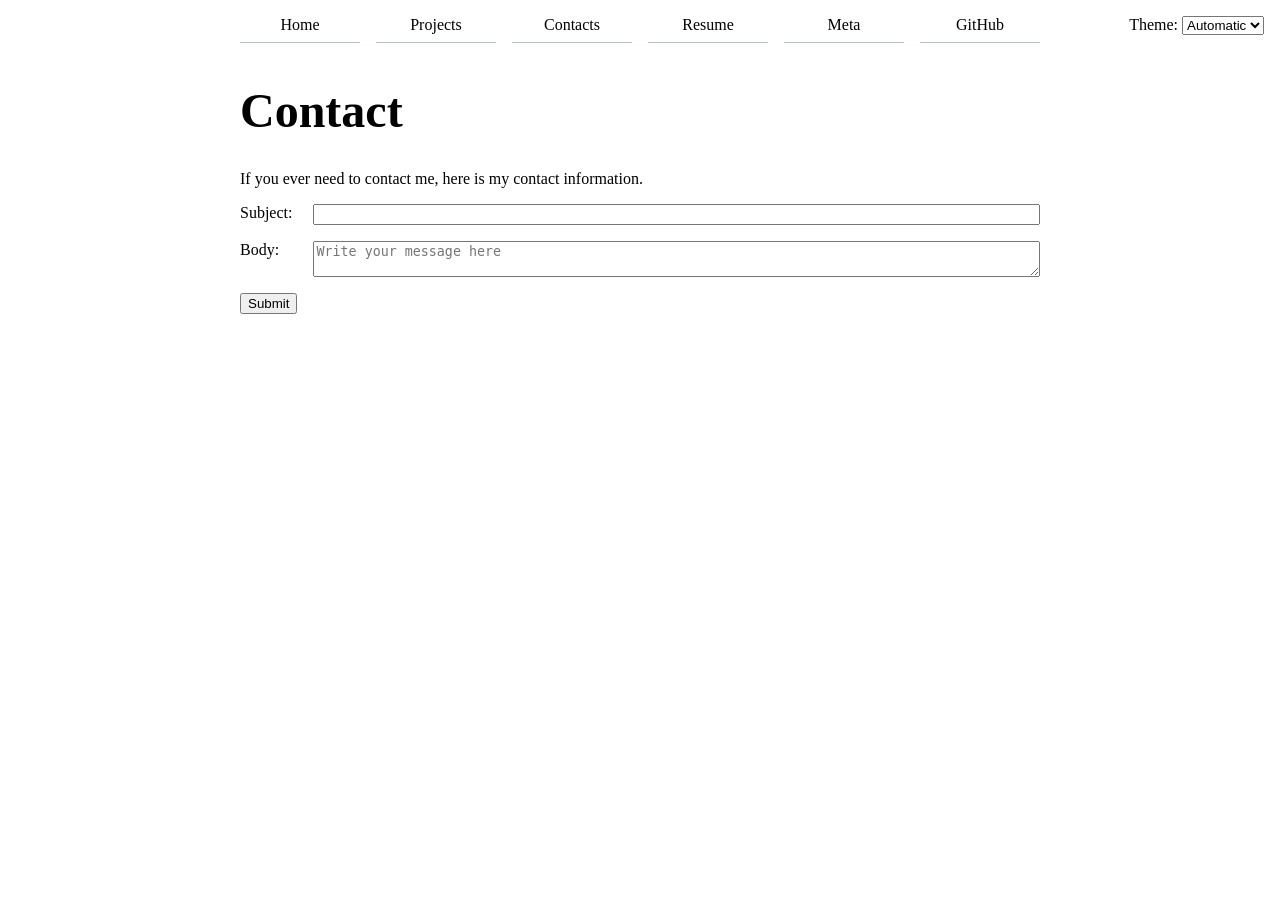
<file: contact/index.html>
<!DOCTYPE html>
<html lang="en">
<head>
    <meta charset="UTF-8">
    <meta name="viewport" content="width=device-width, initial-scale=1.0">
    <title>Contact</title>
    <link rel="stylesheet" href="../style.css">
    <script type="module" src="../global.js"></script>
</head>
<body>
    <!-- <nav class="navbar" display: flex>
        <a href="../index.html">Home</a>
        <a href="../projects/index.html">Projects</a>
        <a href="../contact/index.html">Contact</a>
        <a href="../resume/index.html">Resume</a>
        <a href="https://github.com/RocioSAguirre" target="_blank">GitHub</a>
    </nav> -->
    <h1>
        Contact
    </h1>
    <p>
        If you ever need to contact me, here is my contact information.
    </p>
    <form action="mailto:rociosa.network@gmail.com">
        <label for="subject">Subject:</label>
        <input id="subject" name="subject">

        <label for="body">Body:</label>
        <textarea id="body" name="body" placeholder="Write your message here"></textarea>
      
        <button>Submit</button>
    </form>
</body>
</html>
</file>
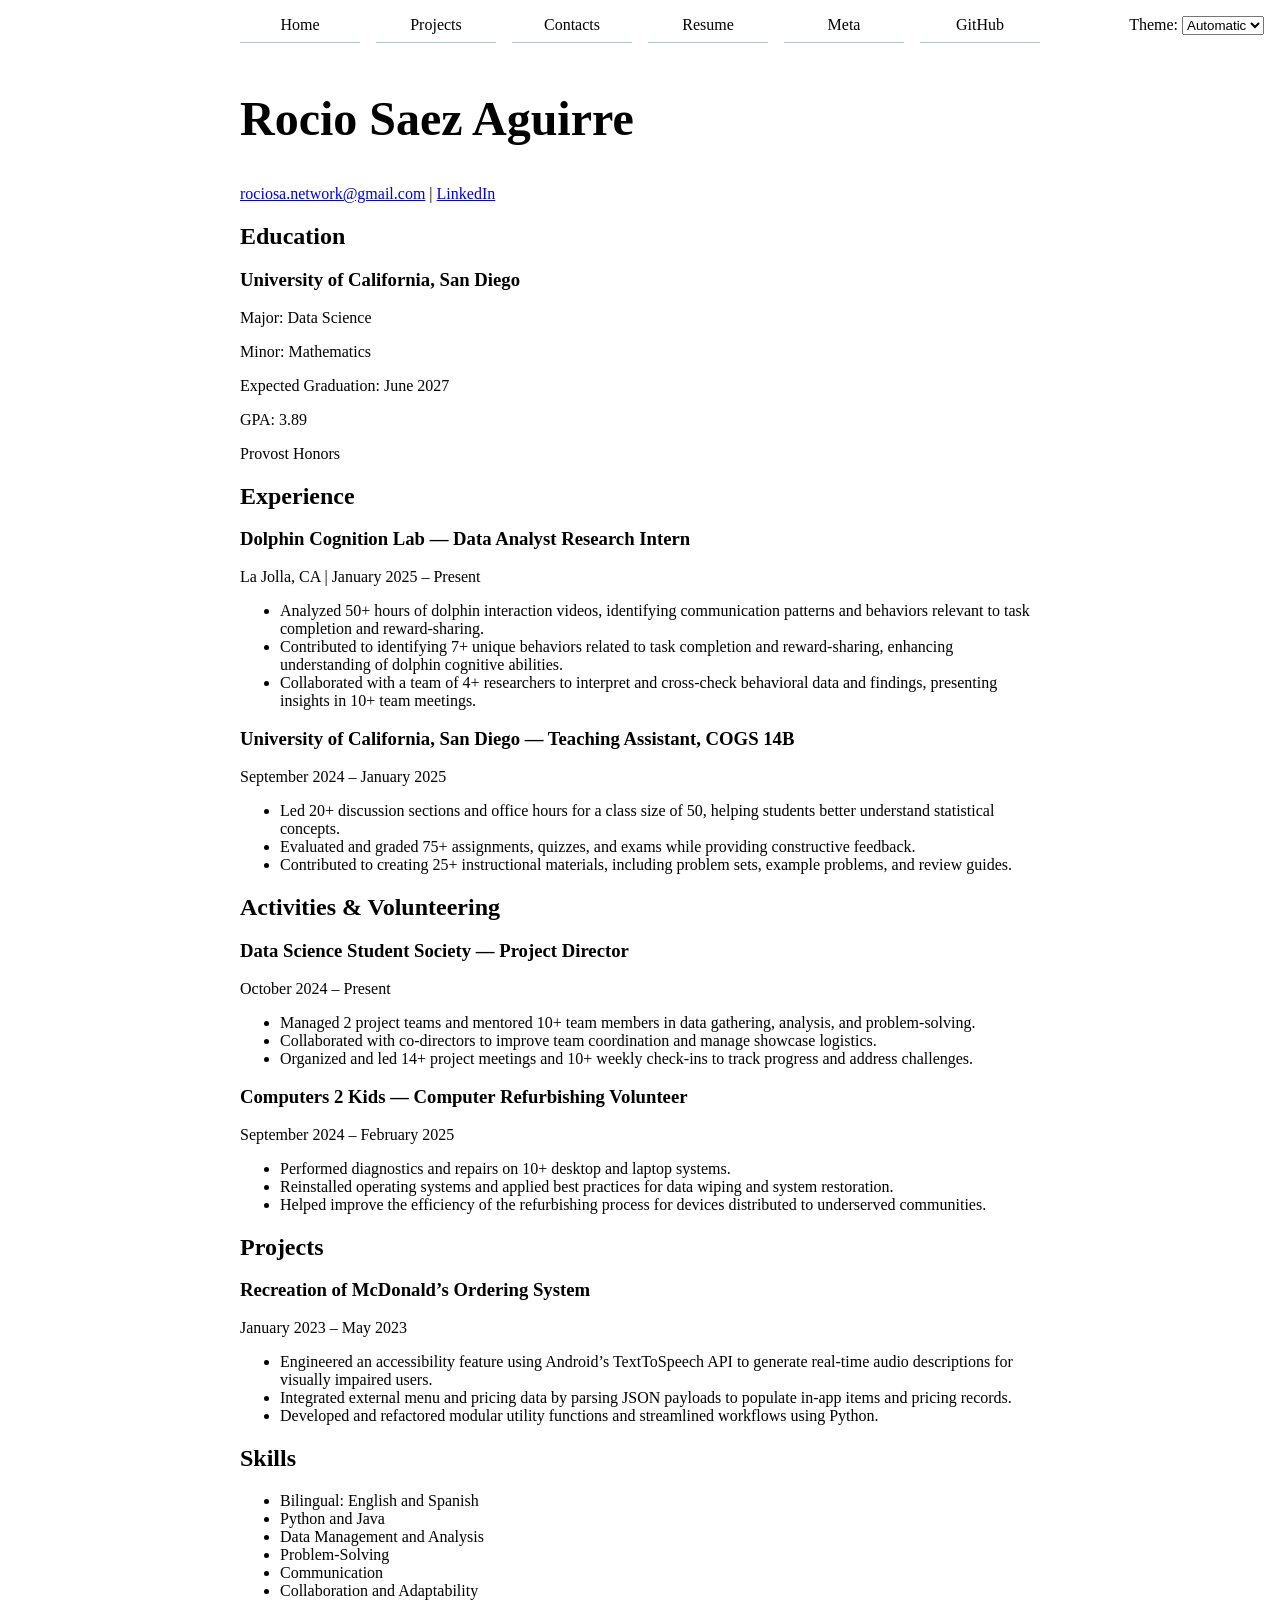
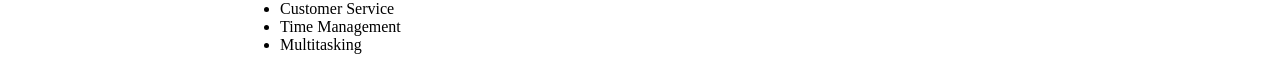
<file: resume/index.html>
<!DOCTYPE html>
<html lang="en">
<head>
    <meta charset="UTF-8">
    <meta name="viewport" content="width=device-width, initial-scale=1.0">
    <title>Resume</title>
    <link rel="stylesheet" href="../style.css">
    <script type="module" src="../global.js"></script>
</head>
<body>
  <!-- <nav class="navbar" display: flex>
    <a href="../index.html">Home</a>
    <a href="../projects/index.html">Projects</a>
    <a href="../contact/index.html">Contact</a>
    <a href="../resume/index.html">Resume</a>
    <a href="https://github.com/RocioSAguirre" target="_blank">GitHub</a>
</nav> -->
    <main>
        <section>
          <header>
            <h1>Rocio Saez Aguirre</h1>
            <p>
              <a href="mailto:rociosa.network@gmail.com">rociosa.network@gmail.com</a> |
              <a href="https://linkedin.com/in/rociosanetwork" target="_blank" rel="noopener noreferrer">LinkedIn</a>
            </p>
          </header>
        </section>
    
        <section>
          <header>
            <h2>Education</h2>
          </header>
          <article>
            <h3>University of California, San Diego</h3>
            <p>Major: Data Science</p>
            <p>Minor: Mathematics</p>
            <p>Expected Graduation: <time datetime="2027-06">June 2027</time></p>
            <p>GPA: 3.89</p>
            <p>Provost Honors</p>
          </article>
        </section>
    
        <section>
          <header>
            <h2>Experience</h2>
          </header>
    
          <article>
            <header>
              <h3>Dolphin Cognition Lab — Data Analyst Research Intern</h3>
              <p>La Jolla, CA | <time datetime="2025-01">January 2025</time> – Present</p>
            </header>
            <ul>
              <li>Analyzed 50+ hours of dolphin interaction videos, identifying communication patterns and behaviors relevant to task completion and reward-sharing.</li>
              <li>Contributed to identifying 7+ unique behaviors related to task completion and reward-sharing, enhancing understanding of dolphin cognitive abilities.</li>
              <li>Collaborated with a team of 4+ researchers to interpret and cross-check behavioral data and findings, presenting insights in 10+ team meetings.</li>
            </ul>
          </article>
    
          <article>
            <header>
              <h3>University of California, San Diego — Teaching Assistant, COGS 14B</h3>
              <p><time datetime="2024-09">September 2024</time> – <time datetime="2025-01">January 2025</time></p>
            </header>
            <ul>
              <li>Led 20+ discussion sections and office hours for a class size of 50, helping students better understand statistical concepts.</li>
              <li>Evaluated and graded 75+ assignments, quizzes, and exams while providing constructive feedback.</li>
              <li>Contributed to creating 25+ instructional materials, including problem sets, example problems, and review guides.</li>
            </ul>
          </article>
        </section>
    
        <section>
          <header>
            <h2>Activities &amp; Volunteering</h2>
          </header>
    
          <article>
            <header>
              <h3>Data Science Student Society — Project Director</h3>
              <p><time datetime="2024-10">October 2024</time> – Present</p>
            </header>
            <ul>
              <li>Managed 2 project teams and mentored 10+ team members in data gathering, analysis, and problem-solving.</li>
              <li>Collaborated with co-directors to improve team coordination and manage showcase logistics.</li>
              <li>Organized and led 14+ project meetings and 10+ weekly check-ins to track progress and address challenges.</li>
            </ul>
          </article>
    
          <article>
            <header>
              <h3>Computers 2 Kids — Computer Refurbishing Volunteer</h3>
              <p><time datetime="2024-09">September 2024</time> – <time datetime="2025-02">February 2025</time></p>
            </header>
            <ul>
              <li>Performed diagnostics and repairs on 10+ desktop and laptop systems.</li>
              <li>Reinstalled operating systems and applied best practices for data wiping and system restoration.</li>
              <li>Helped improve the efficiency of the refurbishing process for devices distributed to underserved communities.</li>
            </ul>
          </article>
        </section>
    
        <section>
          <header>
            <h2>Projects</h2>
          </header>
    
          <article>
            <header>
              <h3>Recreation of McDonald’s Ordering System</h3>
              <p><time datetime="2023-01">January 2023</time> – <time datetime="2023-05">May 2023</time></p>
            </header>
            <ul>
              <li>Engineered an accessibility feature using Android’s TextToSpeech API to generate real-time audio descriptions for visually impaired users.</li>
              <li>Integrated external menu and pricing data by parsing JSON payloads to populate in-app items and pricing records.</li>
              <li>Developed and refactored modular utility functions and streamlined workflows using Python.</li>
            </ul>
          </article>
        </section>
    
        <section>
          <header>
            <h2>Skills</h2>
          </header>
          <ul>
            <li>Bilingual: English and Spanish</li>
            <li>Python and Java</li>
            <li>Data Management and Analysis</li>
            <li>Problem-Solving</li>
            <li>Communication</li>
            <li>Collaboration and Adaptability</li>
            <li>Customer Service</li>
            <li>Time Management</li>
            <li>Multitasking</li>
          </ul>
        </section>
      </main>
</body>
</html>
</file>
<file: style.css>
:root {
  --color-accent: oklch(76% 0.16 155);
  color-scheme: light dark;
}

body {
    font: 100%/1.5 system-ui;
    max-width: 100ch;
    margin-inline: max(1em, (100% - 100ch) / 2);
    font: inherit;
  }

nav {
  display: flex;
  --border-color: oklch(50% 10% 200 / 40%);
  gap: 1rem;
}

nav a {
  flex: 1;
  text-align: center;
  text-decoration: none;
  color: inherit;
  text-align: center;
  padding: 0.5em;
  margin-bottom: 10px;
  border-bottom-width: 1px;
  border-bottom-style: solid;
  border-bottom-color: var(--border-color);
}

nav a.current {
  border-bottom: 4px solid #999;
  padding-bottom: 4px;
}

nav a:hover {
  border-bottom: 4px solid var(--color-accent);
  background-color: color-mix(in oklch, var(--color-accent), canvas 85%);
}

form{
  display: grid;
  grid-template-columns: auto 1fr;
  grid-column: 1 / -1;
  gap: 1em;
}

.projects {
  display: grid;
  grid-template-columns: repeat(auto-fill, minmax(15em, 1fr));
  gap: 1em;
  grid-auto-rows: auto;
}

.projects article {
  display: grid;
  grid-template-rows: subgrid;
  grid-row: span 3;            
  gap: 1em;
}
.projects img {
  width: 100%;
  height: 200px;
  object-fit: contain;
}

.projects h2 {
  margin: 0;
}

h1 {
  font-size: 300%;
}

h1, h2, h3, h4, h5, h6 {
  line-height: 1.1;
  text-wrap: balance;
}

.color-scheme {
  position: absolute;
  top: 1em;
  right: 1em;
}

#profile-stats dl {
  display: grid;
  grid-template-columns: repeat(4, 1fr); /* 4 equal columns */
  gap: 10px;
  text-align: center;
}

#profile-stats dt {
  grid-row: 1; /* put all labels on top row */
  font-weight: bold;
}

#profile-stats dd {
  grid-row: 2; /* put all values on bottom row */
  margin: 0;
}

.project-year {
  font-family: Baskerville, serif;
  font-variant-numeric: oldstyle-nums;
  color: color-mix(in oklch, canvasText 50%, canvas);
  margin-top: 0.25em;
}

#projects-plot {
  max-width: 20em;
  margin-block: 2em;

  overflow: visible;
}

.legend {
  display: grid;
  grid-template-columns: repeat(auto-fill, minmax(9em, 1fr));
  gap: 1em;
  padding: 1em;
  margin-block: 2em;
  border: 1px solid color-mix(in oklch, canvasText 20%, canvas);
  border-radius: 0.5em;
  list-style: none;
}

.legend-item {
  display: flex;
  align-items: center;
  gap: 0.5em;
}

.swatch {
  display: inline-block;
  width: 0.8em;
  aspect-ratio: 1 / 1;
  background: var(--color);
  border-radius: 50%;
}

.chart-container {
  display: flex;
  align-items: center;
  gap: 2em;
  flex-wrap: nowrap;
}

.chart-container .legend {
  flex: 1;
}

.chart-container {
  display: flex;
  align-items: center;
  gap: 2em;
  flex-wrap: nowrap;
}

.chart-container .legend {
  flex: 1;
}

.searchBar {
  display: block;
  width: 100%;
  max-width: 30em;
  padding: 0.75em 1em;
  margin-block: 1em 2em;
  font: inherit;
  border: 1px solid color-mix(in oklch, canvasText 20%, canvas);
  border-radius: 0.5em;
}

&:has(path:hover) {
  path:not(:hover) {
    opacity: 0.5;
  }
}

path {
  transition: 300ms;
}

.selected {
  --color: oklch(60% 45% 0) !important;

  &:is(path) {
    fill: var(--color);
  }
}

.stats {
  display: grid;
  grid-template-columns: repeat(auto-fit, minmax(8rem, 1fr));
  gap: 1.5rem;
  margin-block: 1.5rem;
}

.stats dt {
  grid-row: 1;
  font-size: 0.75rem;
  color: gray;
  text-transform: uppercase;
  letter-spacing: 0.04em;
  font-weight: bold;
}

.stats dd {
  grid-row: 2;
  margin: 0;
  font-size: 2rem;
  font-weight: 400;
}

.gridlines line {
  stroke: lightgray;
  stroke-opacity: 0.35;
  shape-rendering: crispEdges;
}

.gridlines path {
  stroke-width: 0;
}

.dots circle {
  transition: 200ms 50ms;
  fill-opacity: 0.75;
}

@starting-style {
  .dots circle {
    r: 0;
  }
}

.dots circle:hover {
  fill-opacity: 1;
}

dl.info {
  display: grid;
  grid-template-columns: auto 1fr;
  gap: 0.25rem 0.75rem;
  margin: 0;
}

dl.info dt {
  margin: 0;
  color: gray;
  font-weight: normal;
}

dl.info dd {
  margin: 0;
  font-weight: bold;
}

.tooltip {
  position: fixed;
  top: 5em;
  left: 1em;

  background-color: rgba(255, 255, 255, 0.85);
  backdrop-filter: blur(6px);

  border: 1px solid rgba(0, 0, 0, 0.12);
  border-radius: 0.75rem;
  padding: 0.75rem 1rem;

  box-shadow: 0 4px 12px rgba(0, 0, 0, 0.15);

  z-index: 1000;
}

circle {
  transition: all 200ms, r calc(var(--r) * 100ms);
  transform-origin: center;
  transform-box: fill-box;
}


circle:hover {
  transform: scale(1.5);
}

dl.info {
  /* ... other styles ... */
  transition-duration: 500ms;
  transition-property: opacity, visibility;
}

dl.info[hidden]:not(:hover, :focus-within) {
  opacity: 0;
  visibility: hidden;
}

@keyframes marching-ants {
  to {
    stroke-dashoffset: -8; /* 5 + 3 */
  }
}

.selection {
  fill-opacity: 0.1;
  stroke: black;
  stroke-opacity: 0.7;
  stroke-dasharray: 5 3;
  animation: marching-ants 2s linear infinite;
}

circle.selected {
  fill: #ff6b6b;
}

.commit-filter {
  display: flex;
  align-items: baseline;
  gap: 1em;
  margin-bottom: 1em;
}

.commit-filter label {
  display: flex;
  align-items: baseline;
  gap: 1em;
  flex: 1;
}

#commit-progress {
  flex: 1;
}

#commit-time {
  margin-left: auto;
}

#files {
  display: grid;
  grid-template-columns: 1fr 4fr;
  gap: 0.75em 1em;
}

#files > div {
  grid-column: 1 / -1;
  display: grid;
  grid-template-columns: subgrid;
}

#files dt {
  grid-column: 1;
}

#files dt small {
  display: block;
  font-size: 0.8em;
  opacity: 0.7;
  margin-top: 0.25em;
}

#files dd {
  grid-column: 2;
  display: flex;
  flex-wrap: wrap;
  align-items: start;
  align-content: start;
  gap: 0.15em;
  padding-top: 0.6em;
  margin-left: 0;
}

.loc {
  display: flex;
  width: 0.5em;
  aspect-ratio: 1;
  background: var(--color);
  border-radius: 50%;
}

#scrolly-1,
#scrolly-2 {
  position: relative;
  display: flex;
  gap: 1rem;
}

#scrolly-1 > *,
#scrolly-2 > * {
  flex: 1;
}

#scatter-story {
  position: relative;
}

#files-story {
  position: relative;
  padding-bottom: 60vh;
}

#scatter-plot,
#files-plot {
  position: sticky;
  top: 0;
  height: 80vh;
  overflow: visible;
}

.step,
.file-step {
  margin-bottom: 1rem;
}
</file>
